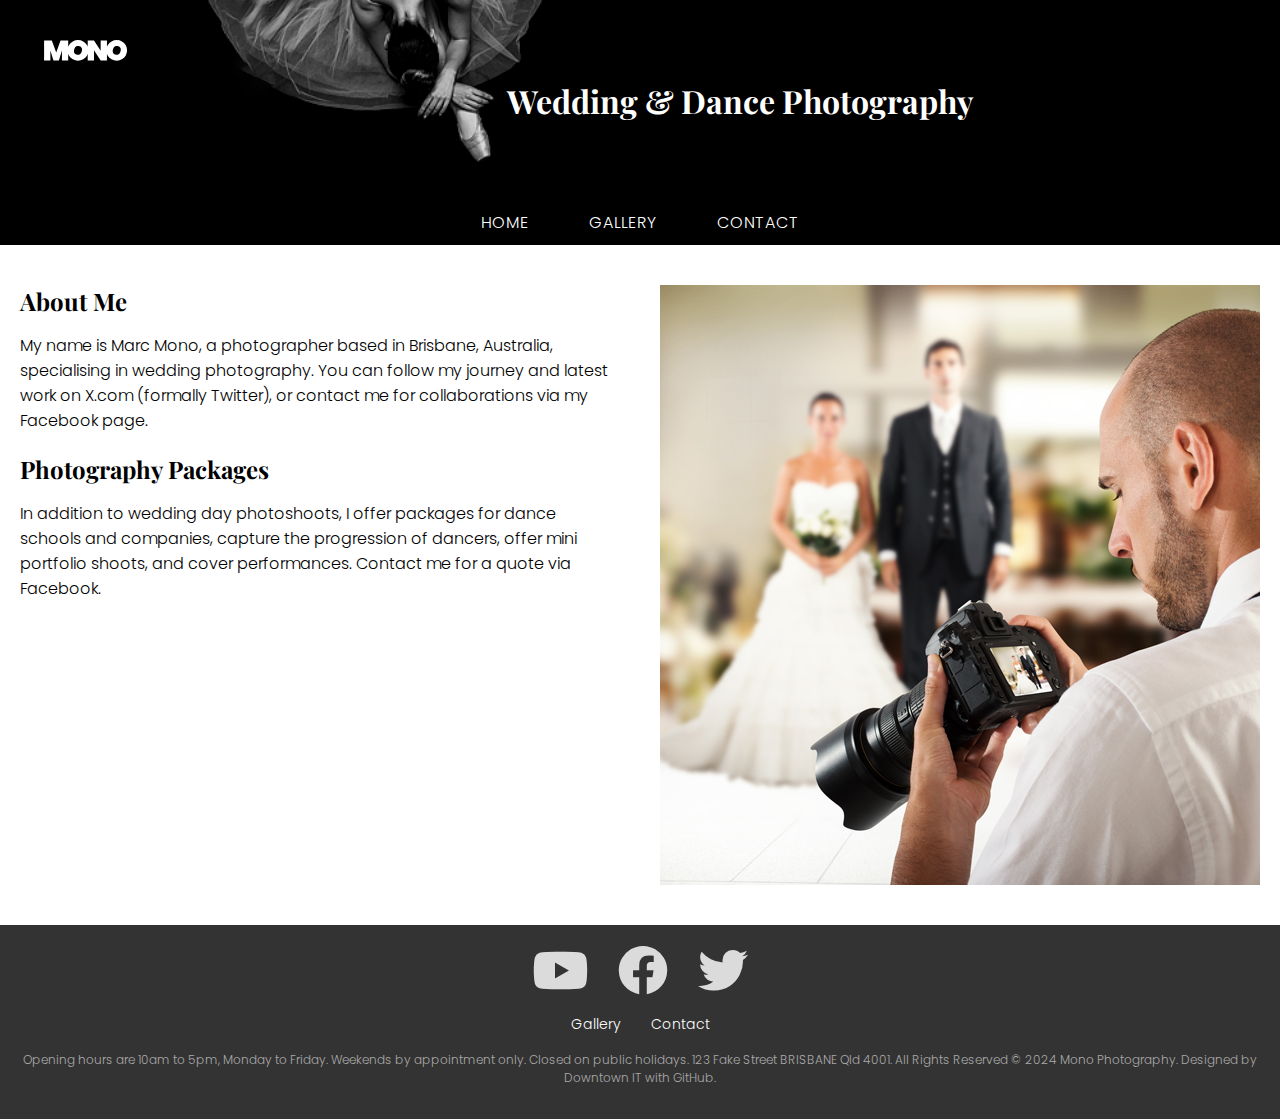
<file: index.html>
<!DOCTYPE html>
<html lang="en">

<head>
  <meta charset="UTF-8">
  <meta name="viewport" content="width=device-width, initial-scale=1.0">
  <link href="https://fonts.googleapis.com/css2?family=Poppins:wght@300;400&family=Playfair+Display:wght@400;700&display=swap" rel="stylesheet">
  <link rel="stylesheet" href="https://cdnjs.cloudflare.com/ajax/libs/font-awesome/6.0.0-beta3/css/all.min.css">
  <link rel="stylesheet" href="css/styles.css">
</head>


<body>
  <div class="maincontainer">
    <header>
      <div class="banner">
        <div class="logo">
          <a href="index.html">
            <img src="images/logo.svg" alt="Logo">
          </a>
        </div>
        <div class="header-text">
          <h1>Wedding & Dance Photography</h1>
        </div>
      </div>
    </header>
    <nav>
      <ul>
        <li><a href="#">Home</a></li>
        <li><a href="html/gallery.html">Gallery</a></li>
        <li><a href="html/contact.html">Contact</a></li>
      </ul>
    </nav>
    <main>
      <div class="container">
        <div class="col-6 articles">
          <article>
            <h2>About Me</h2>
            <p>My name is Marc Mono, a photographer based in Brisbane, Australia, specialising in wedding photography. You can follow my journey and latest work on X.com (formally Twitter), or contact me for collaborations via my Facebook page.</p>          
          </article>
          <article>
            <h2>Photography Packages</h2>
            <p>In addition to wedding day photoshoots, I offer packages for dance schools and companies, capture the progression of dancers, offer mini portfolio shoots, and cover performances. Contact me for a quote via Facebook.</p>
          </article>
        </div>
        <div class="col-6 hero">
          <img src="images/hero-mono.jpg" alt="Marc Mono photographer at work">
        </div>
      </div>
    </main>
    <footer>
      <div class="footer-icons">
        <a href="https://www.youtube.com" target="_blank"><i class="fab fa-youtube"></i></a>
        <a href="https://www.facebook.com/profile.php?id=61563343287991" target="_blank"><i class="fab fa-facebook"></i></a>
        <a href="https://x.com/monophot0" target="_blank"><i class="fab fa-twitter"></i></a>
      </div>
      <div class="footerNav">
        <ul>
          <li><a href="html/gallery.html">Gallery</a></li>
          <li><a href="html/contact.html">Contact</a></li>
        </ul>
      </div>
        <p class="copyright">Opening hours are 10am to 5pm, Monday to Friday. Weekends by appointment only. Closed on public holidays. 123 Fake Street BRISBANE Qld 4001. All Rights Reserved © 2024 Mono Photography. Designed by Downtown IT with GitHub.</p>
    </footer>
  </div>
</body>

</html>
</file>
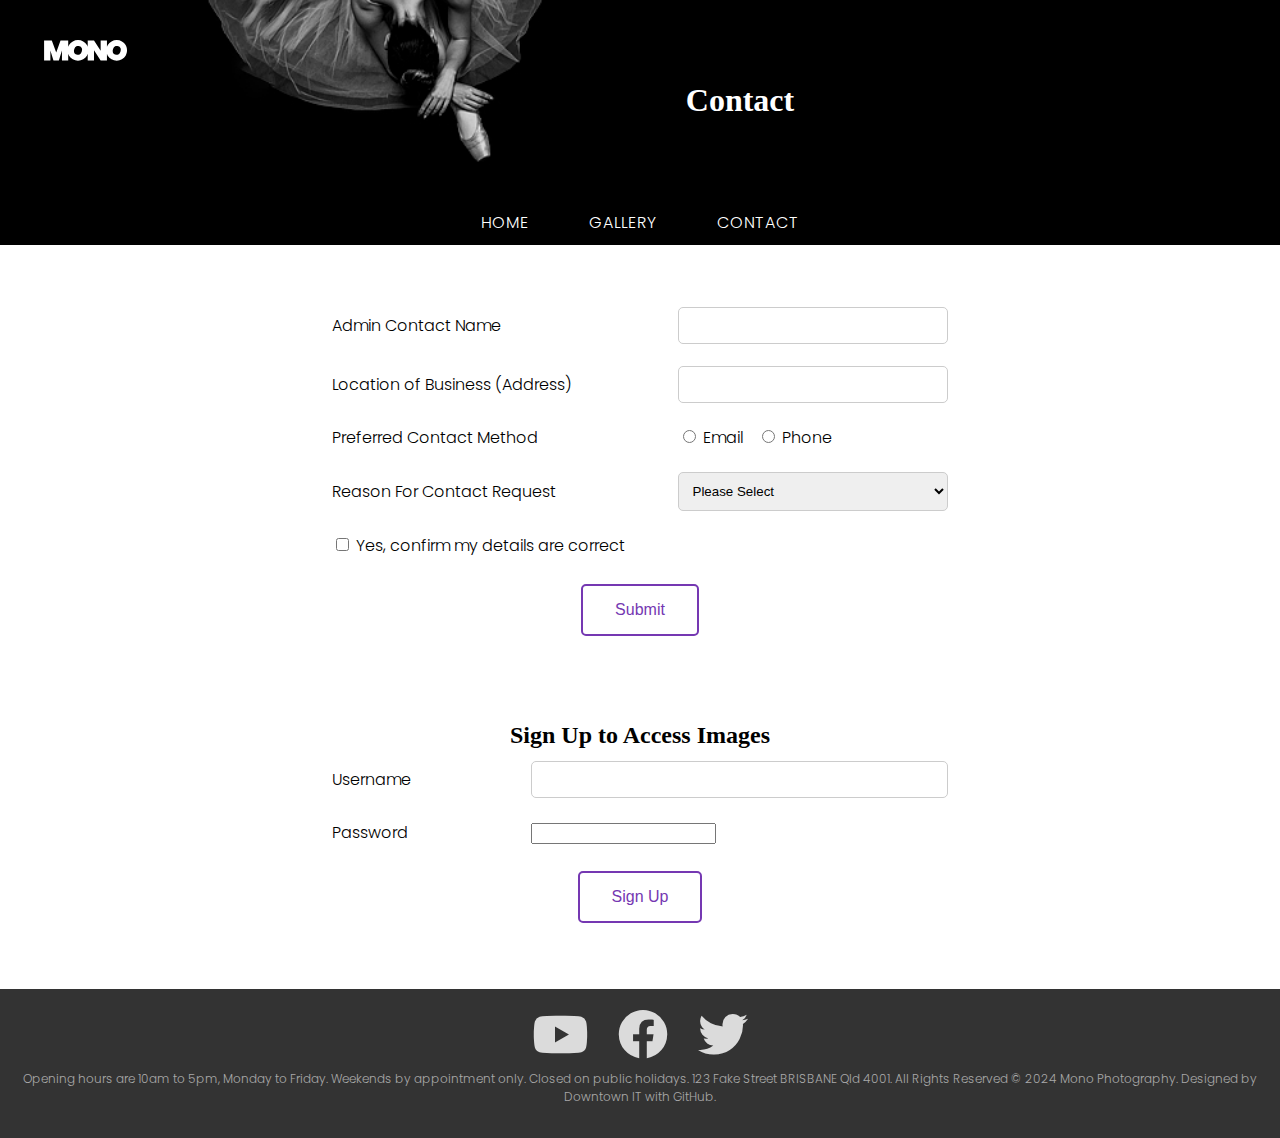
<file: html/contact.html>
<!DOCTYPE html>
<html lang="en">
<head>
    <meta charset="UTF-8">
    <meta name="viewport" content="width=device-width, initial-scale=1.0">
    <title>Contact</title>
    <link href="https://fonts.googleapis.com/css2?family=Poppins:wght@300;400;500;700&display=swap" rel="stylesheet">
    <link rel="stylesheet" href="../css/styles.css">
    <link rel="stylesheet" href="https://cdnjs.cloudflare.com/ajax/libs/font-awesome/6.0.0-beta3/css/all.min.css">
</head>
<body>
    <header>
        <div class="banner">
            <div class="logo">
                <img src="../images/logo.svg" alt="Logo">
            </div>
            <div class="header-text">
                <h1>Contact</h1>
            </div>
        </div>
    </header>
    <nav>
        <ul class="nav-links">
            <li><a href="../index.html">Home</a></li>
            <li><a href="gallery.html">Gallery</a></li>
            <li><a href="contact.html">Contact</a></li>
        </ul>
    </nav>
    <main id="contact-main">  
        <div class="form-container">
            <form name="contactForm" action="#">
                <table>
                    <tr>
                        <td>
                            <label for="name">Admin Contact Name</label>
                        </td>
                        <td>
                            <input name="name" type="text" id="name" />
                        </td>
                    </tr>
                    <tr>
                        <td>
                            <label for="location">Location of Business (Address)</label>
                        </td>
                        <td>
                            <input name="location" type="text" id="location" />
                        </td>
                    </tr>
                    <tr>
                        <td>
                            <label>Preferred Contact Method</label>
                        </td>
                        <td>
                            <input type="radio" id="contact-method-email" name="contact-method" value="email" onchange="toggleContactMethod()">
                            <label for="contact-method-email">Email</label>
                            <input type="radio" id="contact-method-phone" name="contact-method" value="phone" onchange="toggleContactMethod()">
                            <label for="contact-method-phone">Phone</label>
                        </td>
                    </tr>
                    <tr id="contact-method-email-field" style="display: none;">
                        <td>
                            <label for="contact-email">Email Address</label>
                        </td>
                        <td>
                            <input name="contact-email" type="email" id="contact-email" />
                        </td>
                    </tr>
                    <tr id="contact-method-phone-field" style="display: none;">
                        <td>
                            <label for="contact-phone">Phone Number</label>
                        </td>
                        <td>
                            <input name="contact-phone" type="tel" id="contact-phone" />
                        </td>
                    </tr>
                    <tr>
                        <td>
                            <label for="reason">Reason For Contact Request</label>
                        </td>
                        <td>
                            <select id="reason">
                                <option disabled selected>Please Select</option>
                                <option value="1">General Inquiry</option>
                                <option value="2">School or Stage</option>
                                <option value="3">Studio</option>
                                <option value="4">Other</option>
                            </select>
                        </td>
                    </tr>
                    <tr>
                        <td colspan="2">
                            <input type="checkbox" id="updates" name="updates">
                            <label for="updates">Yes, confirm my details are correct</label>
                        </td>
                    </tr>
                    <tr>
                        <td colspan="2" style="text-align: center;">
                            <button type="submit" class="myButton">Submit</button>
                        </td>
                    </tr>
                </table>
            </form>

            <!-- Sign-up form section -->
            <form name="signupForm" action="#">
                <h2>Sign Up to Access Images</h2>
                <table>
                    <tr>
                        <td>
                            <label for="username">Username</label>
                        </td>
                        <td>
                            <input name="username" type="text" id="username" />
                        </td>
                    </tr>
                    <tr>
                        <td>
                            <label for="password">Password</label>
                        </td>
                        <td>
                            <input name="password" type="password" id="password" />
                        </td>
                    </tr>
                    <tr>
                        <td colspan="2" style="text-align: center;">
                            <button type="submit" class="myButton">Sign Up</button>
                        </td>
                    </tr>
                </table>
            </form>
        </div>
    </main>
    <footer>
        <div class="footer-icons">
            <a href="https://www.youtube.com" target="_blank"><i class="fa-brands fa-youtube"></i></a>
            <a href="https://www.facebook.com/profile.php?id=61563343287991" target="_blank"><i class="fa-brands fa-facebook"></i></a>
            <a href="https://x.com/monophot0" target="_blank"><i class="fa-brands fa-twitter"></i></a>
        </div>
        <p class="copyright">Opening hours are 10am to 5pm, Monday to Friday. Weekends by appointment only. Closed on public holidays. 123 Fake Street BRISBANE Qld 4001. All Rights Reserved © 2024 Mono Photography. Designed by Downtown IT with GitHub.</p>
    </footer>
    <script>
        function toggleContactMethod() {
            var emailField = document.getElementById('contact-method-email-field');
            var phoneField = document.getElementById('contact-method-phone-field');
            if (document.getElementById('contact-method-email').checked) {
                emailField.style.display = '';
                phoneField.style.display = 'none';
            } else if (document.getElementById('contact-method-phone').checked) {
                emailField.style.display = 'none';
                phoneField.style.display = '';
            }
        }
    </script>
</body>
</html>
</file>
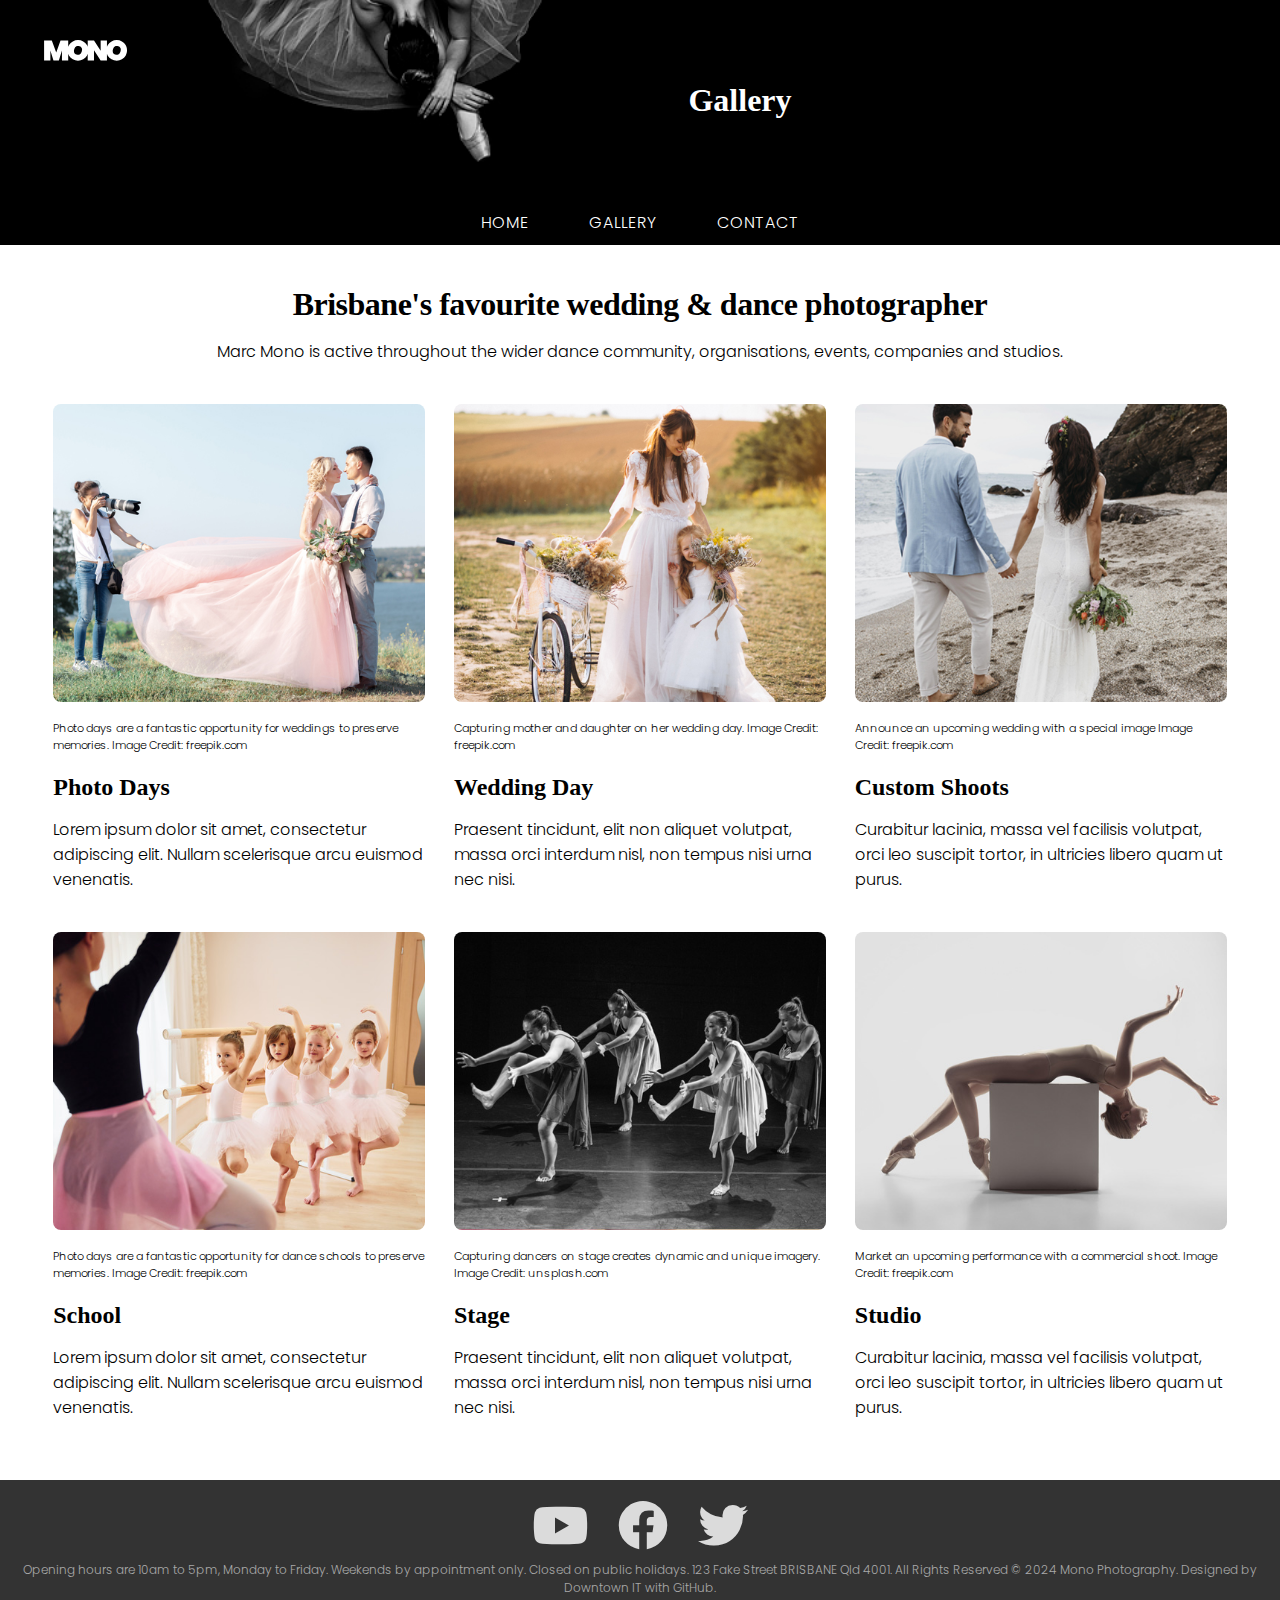
<file: html/gallery.html>
<!DOCTYPE html>
<html lang="en">
<head>
    <meta charset="UTF-8">
    <meta name="viewport" content="width=device-width, initial-scale=1.0">
    <title>Gallery</title>
    <link href="https://fonts.googleapis.com/css2?family=Poppins:wght@300;400;500;700&display=swap" rel="stylesheet">
    <link rel="stylesheet" href="../css/styles.css">
    <link rel="stylesheet" href="https://cdnjs.cloudflare.com/ajax/libs/font-awesome/6.0.0-beta3/css/all.min.css">
</head>
<body>
    <header>
        <div class="banner">
            <div class="logo">
                <img src="../images/logo.svg" alt="Logo">
            </div>
            <div class="header-text">
                <h1>Gallery</h1>
            </div>
        </div>
    </header>
    <nav>
        <ul class="nav-links">
            <li><a href="../index.html">Home</a></li>
            <li><a href="gallery.html">Gallery</a></li>
            <li><a href="contact.html">Contact</a></li>
        </ul>
    </nav>
    <main>
        <section class="gallery">
            <h2>Brisbane's favourite wedding & dance photographer</h2>
            <p>Marc Mono is active throughout the wider dance community, organisations, events, companies and studios. </p>
            <article>
                <a href="contact.html">
                    <img src="../images/gallery1.jpg" alt="Bride and groom pose nature wedding">
                </a>
                <p class="credit"> Photo days are a fantastic opportunity for weddings to preserve memories. Image Credit: freepik.com</p>                
                <h3>Photo Days</h3>                
                <p>Lorem ipsum dolor sit amet, consectetur adipiscing elit. Nullam scelerisque arcu euismod venenatis.</p>
            </article>
            <article>
                <a href="contact.html">
                    <img src="../images/gallery2.jpg" alt="Mother and child wearing beautiful dresses with bicycle">
                </a>
                <p class="credit"> Capturing mother and daughter on her wedding day. Image Credit: freepik.com</p>               
                <h3>Wedding Day</h3>
                <p>Praesent tincidunt, elit non aliquet volutpat, massa orci interdum nisl, non tempus nisi urna nec nisi.</p>
            </article>
            <article>
                <a href="contact.html">
                    <img src="../images/gallery3.jpg" alt="Young couple having a beach wedding">
                </a>
                <p class="credit"> Announce an upcoming wedding with a special image Image Credit: freepik.com</p>                
                <h3>Custom Shoots</h3>
                <p>Curabitur lacinia, massa vel facilisis volutpat, orci leo suscipit tortor, in ultricies libero quam ut purus.</p>
            </article>
           <article>
                <a href="contact.html">
                    <img src="../images/gallery4.jpg" alt="Young ballerinas practicing for a performance">
                </a>
                <p class="credit"> Photo days are a fantastic opportunity for dance schools to preserve memories. Image Credit: freepik.com</p>                
                <h3>School</h3>                
                <p>Lorem ipsum dolor sit amet, consectetur adipiscing elit. Nullam scelerisque arcu euismod venenatis.</p>
            </article>
            <article>
                <a href="contact.html">
                    <img src="../images/gallery5.jpg" alt="Contemporary dancers on stage performing">
                </a>
                <p class="credit"> Capturing dancers on stage creates dynamic and unique imagery. Image Credit: unsplash.com</p>               
                <h3>Stage</h3>
                <p>Praesent tincidunt, elit non aliquet volutpat, massa orci interdum nisl, non tempus nisi urna nec nisi.</p>
            </article>
            <article>
                <a href="contact.html">
                    <img src="../images/gallery6.jpg" alt="One ballet dancer posed on a box in a photographer studio">
                </a>
                <p class="credit"> Market an upcoming performance with a commercial shoot. Image Credit: freepik.com</p>                
                <h3>Studio</h3>
                <p>Curabitur lacinia, massa vel facilisis volutpat, orci leo suscipit tortor, in ultricies libero quam ut purus.</p>
            </article>
        </section>
    </main>
    <footer>
        <div class="footer-icons">
            <a href="https://www.youtube.com" target="_blank"><i class="fa-brands fa-youtube"></i></a>
            <a href="https://www.facebook.com/profile.php?id=61563343287991" target="_blank"><i class="fa-brands fa-facebook"></i></a>
            <a href="https://x.com/monophot0" target="_blank"><i class="fa-brands fa-twitter"></i></a>
        </div>
        <p class="copyright">Opening hours are 10am to 5pm, Monday to Friday. Weekends by appointment only. Closed on public holidays. 123 Fake Street BRISBANE Qld 4001. All Rights Reserved © 2024 Mono Photography. Designed by Downtown IT with GitHub.</p>
    </footer>
</body>
</html>
</file>
<file: css/styles.css>
/* General styles */
body {
  font-family: 'Poppins', sans-serif; 
  margin: 0;
  padding: 0;
  box-sizing: border-box;
  font-weight: 300;
  color: #000000;
}

/* Headings styles */
h1, h2, h3, h4, h5, h6 {
  font-family: 'Playfair Display', serif; 
  font-weight: 700;
  margin: 0;
}

/* Header styles */
header {
  position: relative;
  background-color: rgb(0, 0, 0);
  color: white;
}

.banner {
  width: 100%;
  height: 200px; 
  background-image: url('../images/banner.jpeg'); 
  background-size: cover;
  background-position: center;
  display: flex;
  align-items: center;
  justify-content: center;
  position: relative;
}

.header-text {
  text-align: center;
  color: white;
  padding-left: 200px;
}

header h1 {
  font-family: 'Playfair Display', serif;
  font-size: 2rem;
  margin: 0;
  padding: 0 15px;
}

header .logo {
  position: absolute;
  top: 20px;
  left: 20px;
}

header .logo img {
  width: 200px;
  height: 200px;
}

/* Navigation styles */
nav {
  background-color: #000000;
}

nav ul {
  list-style: none;
  display: flex;
  justify-content: center;
  padding: 0;
  margin: 0;
}

nav ul li {
  margin: 0 15px;
}

nav ul li a {
  color: #ffffff;
  text-decoration: none;
  padding: 10px 15px;
  display: block;
  letter-spacing: 1px;
  text-transform: uppercase;
}

nav ul li a:hover {
  color: #000000;
  background-color: #c298ec;
}

/* Main content styles */
main {
  padding: 20px 0;
}

.container {
  display: flex;
}

.col-6 {
  width: 50%;
}

.articles {
  padding: 20px;
}

.articles article {
  margin-bottom: 20px;
}

.hero {
  display: flex;
  align-items: center;
  justify-content: center;
  padding: 20px;
}

.hero img {
  width: 100%;
  max-width: 600px; 
}

/* Gallery styles */
.gallery {
  padding: 20px;
  text-align: center;
}

.gallery h2 {
  font-family: 'Playfair Display', serif;
  font-size: 2rem;
  margin-bottom: 10px;
  color: #000000;
  line-height: 1.2;
  font-weight: 600;
  letter-spacing: -0.5px;
}

.gallery p {
  font-size: 1rem;
  margin-bottom: 20px;
  color: rgb(0, 0, 0);
}

.gallery p.credit {
  font-size: 0.7rem;
}

.gallery article {
  display: inline-block;
  width: 30%;
  margin: 0 1%;
  vertical-align: top;
  text-align: left;
}

.gallery img {
  width: 100%;
  height: auto;
  border-radius: 8px;
  margin-top: 20px;
}

.gallery h3 {
  font-family: 'Playfair Display', serif;
  font-size: 1.5rem;
  margin-top: 10px;
  margin-bottom: 5px;
  color: #000000;
}

/* Footer styles */
footer {
  background-color: #333;
  color: #a9a9a9;
  text-align: center;
  padding: 20px 0;
}

.footer-icons {
  display: flex;
  justify-content: center;
  align-items: center; 
  flex-wrap: wrap;
}

.footer-icons a {
  color: rgb(219, 219, 219);
  transition: color 0.3s ease;
}

.footer-icons a:hover {
  color: #c298ec;
}

.footer-icons i {
  font-size: 50px;
  margin: 0 15px;
}

.footer-icons .social-icon {
  width: 50px;
  height: auto;
  margin: 0 15px;
  transition: filter 0.3s ease; 
}

.footer-icons .social-icon:hover {
  filter: brightness(0) saturate(100%) invert(43%) sepia(89%) saturate(4238%) hue-rotate(332deg) brightness(101%) contrast(106%); 
}

footer .copyright {
  margin-top: 10px;
  font-size: 12px;
}

/* Footer navigation styles */
.footerNav {
  display: flex;
  justify-content: center;
  align-items: center;
  margin: 15px 0; 
}

.footerNav ul {
  list-style: none;
  padding: 0;
  margin: 0;
  display: flex;
}

.footerNav ul li {
  margin: 0 15px;
}

.footerNav ul li a {
  color: #ffffff;
  text-decoration: none;
  font-size: 14px;
  transition: color 0.3s ease;
}

.footerNav ul li a:hover {
  color: #c298ec;
}

/* Responsive footer styles */
@media (max-width: 768px) {
  .footer-icons i,
  .footer-icons .social-icon {
    font-size: 40px;
    margin: 0 10px;
  }

  .footerNav ul li {
    margin: 0 10px;
  }
}

@media (max-width: 480px) {
  .footer-icons i,
  .footer-icons .social-icon {
    font-size: 30px;
    margin: 0 5px;
  }

  footer {
    padding: 15px 0;
  }

  .footerNav ul li {
    margin: 0 5px;
  }
}

/* Form styles */
form {
  background-color: rgb(255, 255, 255);
  border-radius: 10px;
  margin: 10px auto;
  width: 50%;
  padding: 20px;
}

table {
  width: 100%;
}

table td {
  padding: 10px;
}

/* Button styles */
button.myButton {
  background-color: white;
  border: 2px solid #7538b2;
  color: #7538b2;
  padding: 15px 32px;
  text-align: center;
  text-decoration: none;
  display: inline-block;
  font-size: 16px;
  margin: 4px 2px;
  cursor: pointer;
  border-radius: 5px;
  transition: all 0.3s ease;
}

button.myButton:hover,
button.myButton:focus {
  background-color: #7538b2;
  color: white;
  border-color: #7538b2;
}

button.myButton:active {
  background-color: #663597;
  border-color: #663597;
  color: white;
}

/* Contact Form Elements */
input[type="text"],
input[type="email"],
input[type="tel"],
select {
  width: 100%;
  padding: 10px;
  border-radius: 5px;
  border: 1px solid #ccc;
  box-sizing: border-box;
}

input[type="radio"] + label,
input[type="checkbox"] + label {
  display: inline-block;
  margin: 0 10px 0 0;
  font-weight: 300;
}

/* Contact Form Radio Buttons and Checkboxes */
input[type="radio"],
input[type="checkbox"] {
  accent-color: #7538b2;
}

/* Media Queries */
@media (max-width: 1024px) {
  form {
    width: 70%;
  }
}

@media (max-width: 768px) {
  .container {
    flex-direction: column;
  }

  .col-6 {
    width: 100%;
  }

  .hero img {
    max-width: 100%;
  }

  .gallery article {
    width: 100%;
    margin: 10px 0;
  }

  .form-container {
    width: 90%;
  }

  form {
    width: 90%;
  }

  table {
    font-size: 14px;
  }

  input[type="text"],
  input[type="email"],
  input[type="tel"],
  select {
    padding: 12px;
  }

  button.myButton {
    padding: 12px 24px;
    font-size: 14px;
  }
}

@media (max-width: 480px) {
  form {
    width: 95%;
  }

  table {
    font-size: 12px;
  }

  input[type="text"],
  input[type="email"],
  input[type="tel"],
  select {
    padding: 10px;
  }

  button.myButton {
    padding: 10px 20px;
    font-size: 12px;
  }
}

/* Sign-up form styles */
form[name="signupForm"] {
  margin-top: 30px;
}

form[name="signupForm"] h2 {
  text-align: center;
</file>
